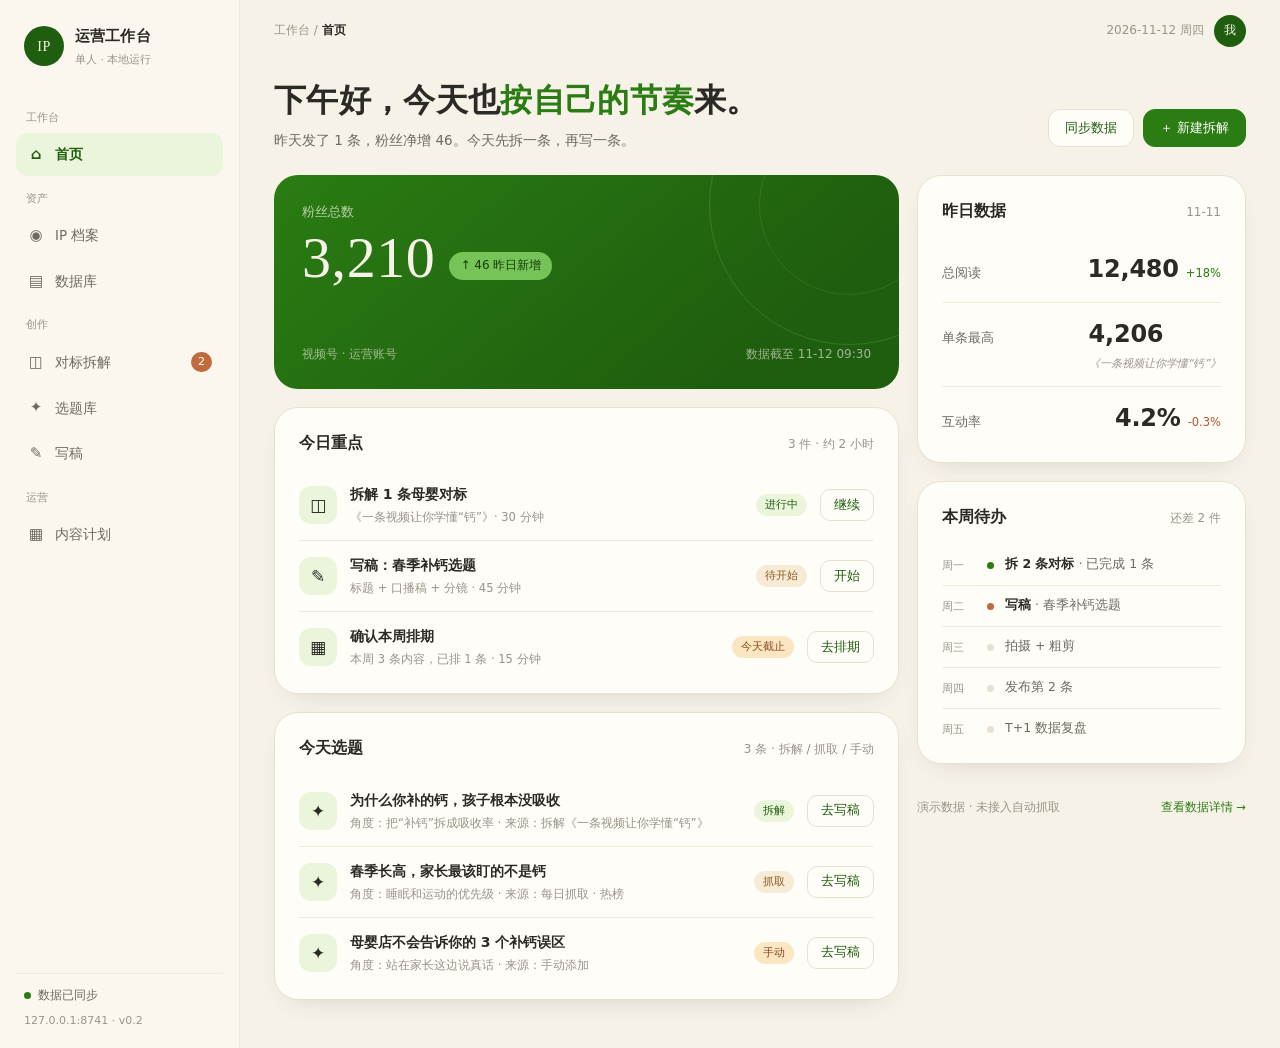
<file: design/home-v2.html>
<!DOCTYPE html>
<html lang="zh-CN">
<head>
<meta charset="utf-8" />
<meta name="viewport" content="width=device-width, initial-scale=1" />
<title>IP 运营工作台 · 首页设计稿</title>
<style>
  :root {
    --bg: #F7F2E8;
    --bg-soft: #FBF7EE;
    --surface: #FFFDF8;
    --surface-2: #FBE6C2;
    --ink: #2B2A26;
    --ink-soft: #6F6A60;
    --muted: #9A9488;
    --line: #E8E0D2;
    --line-soft: #F0EADD;
    --green: #2A7C13;
    --green-deep: #1F5E0E;
    --green-soft: #EAF5DC;
    --green-bright: #76C457;
    --coral: #C06A3E;
    --coral-soft: #FBE6C2;
    --gold: #C98A3E;
    --red: #B4552F;
    --radius-lg: 24px;
    --radius-md: 16px;
    --radius-sm: 10px;
    --shadow: 0 10px 30px -18px rgba(46, 60, 50, .28);
    --font-ui: "Inter", "PingFang SC", "Microsoft YaHei", "Segoe UI", system-ui, sans-serif;
    --font-serif: "Source Han Serif SC", "Noto Serif SC", "Songti SC", "STZhongsong", "SimSun", Georgia, serif;
  }
  * { box-sizing: border-box; }
  body {
    margin: 0;
    background: var(--bg);
    color: var(--ink);
    font-family: var(--font-ui);
    font-size: 14px;
    line-height: 1.65;
    -webkit-font-smoothing: antialiased;
  }
  .shell { display: grid; grid-template-columns: 240px minmax(0, 1fr); min-height: 100vh; }

  /* rail */
  .rail {
    background: var(--bg-soft);
    border-right: 1px solid var(--line-soft);
    padding: 22px 16px 18px;
    display: flex; flex-direction: column;
  }
  .brand { display: flex; align-items: center; gap: 11px; padding: 2px 8px 26px; }
  .brand-mark {
    width: 40px; height: 40px; border-radius: 50%;
    background: var(--green-deep); color: #F7F2E8;
    display: grid; place-items: center;
    font-family: var(--font-serif); font-size: 14px; letter-spacing: .04em;
  }
  .brand-text strong { display: block; font-size: 15px; font-weight: 700; letter-spacing: .01em; }
  .brand-text span { display: block; font-size: 11px; color: var(--muted); margin-top: 2px; }

  .nav { flex: 1; }
  .nav-label { font-size: 11px; color: var(--muted); padding: 0 10px 6px; margin-top: 14px; }
  .nav-item {
    display: flex; align-items: center; gap: 10px;
    padding: 9px 11px; margin-bottom: 3px;
    border-radius: 12px; color: var(--ink-soft); font-size: 13.5px;
  }
  .nav-item .ico { width: 18px; text-align: center; font-size: 15px; }
  .nav-item.active { background: var(--green-soft); color: var(--green-deep); font-weight: 700; }
  .nav-item .badge {
    margin-left: auto; font-size: 11px; background: var(--coral); color: #fff;
    border-radius: 20px; padding: 1px 7px;
  }
  .rail-foot { border-top: 1px solid var(--line-soft); padding: 12px 8px 0; }
  .mode { display: flex; align-items: center; gap: 7px; font-size: 12px; color: var(--ink-soft); }
  .dot { width: 7px; height: 7px; border-radius: 50%; background: var(--green); }
  .rail-meta { font-size: 11px; color: var(--muted); margin-top: 6px; }

  /* main */
  .main { min-width: 0; }
  .topbar {
    height: 62px; display: flex; align-items: center; justify-content: space-between;
    padding: 0 34px;
  }
  .crumb { font-size: 12px; color: var(--muted); }
  .crumb b { color: var(--ink); font-weight: 600; }
  .top-right { display: flex; align-items: center; gap: 10px; }
  .date { font-size: 12px; color: var(--muted); }
  .avatar {
    width: 32px; height: 32px; border-radius: 50%; background: var(--green-deep);
    color: #F7F2E8; display: grid; place-items: center; font-size: 12px;
  }
  .content { padding: 8px 34px 48px; max-width: 1280px; }

  .home-head { display: flex; align-items: flex-end; justify-content: space-between; gap: 24px; margin: 10px 0 24px; }
  .greeting {
    font-family: var(--font-serif); font-size: 32px; font-weight: 700;
    letter-spacing: .01em; line-height: 1.3; margin: 0;
  }
  .greeting em { font-style: normal; color: var(--green); }
  .sub { margin: 7px 0 0; color: var(--ink-soft); font-size: 13.5px; }
  .head-actions { display: flex; gap: 9px; padding-bottom: 4px; }

  .btn {
    height: 38px; padding: 0 16px; border-radius: 12px; border: 1px solid var(--line);
    background: var(--surface); color: var(--green-deep); font-size: 13px; font-family: inherit;
    display: inline-flex; align-items: center; gap: 6px;
  }
  .btn-primary { background: var(--green); border-color: var(--green); color: #fff; }

  .home-grid { display: grid; grid-template-columns: minmax(0, 1.9fr) minmax(0, 1fr); gap: 18px; }
  .col { display: flex; flex-direction: column; gap: 18px; }

  .card {
    background: var(--surface); border: 1px solid var(--line);
    border-radius: var(--radius-lg); box-shadow: var(--shadow); padding: 22px 24px;
  }
  .card-head { display: flex; align-items: baseline; justify-content: space-between; margin-bottom: 14px; }
  .card-head h2 { font-size: 16px; font-weight: 700; margin: 0; }
  .card-head .note { font-size: 12px; color: var(--muted); }

  /* hero */
  .hero {
    position: relative; overflow: hidden;
    background: linear-gradient(140deg, #2A7C13 0%, #1F5E0E 78%);
    color: #F7F2E8; border-radius: var(--radius-lg); padding: 26px 28px 24px;
    min-height: 214px; display: flex; flex-direction: column; justify-content: space-between;
  }
  .hero-label { font-size: 13px; color: rgba(247, 242, 232, .72); }
  .hero-mid { display: flex; align-items: flex-end; gap: 14px; margin-top: 6px; }
  .hero-number { font-family: var(--font-serif); font-size: 58px; line-height: 1.05; letter-spacing: .01em; }
  .hero-delta {
    display: inline-flex; align-items: center; gap: 5px;
    background: var(--green-bright); color: #173B0B; font-size: 12px;
    border-radius: 20px; padding: 4px 11px; margin-bottom: 9px;
  }
  .hero-foot { display: flex; justify-content: space-between; align-items: center; font-size: 12px; color: rgba(247,242,232,.6); margin-top: 16px; }
  .hero-ring, .hero-ring-2 {
    position: absolute; border-radius: 50%; border: 1px solid rgba(247,242,232,.13);
    pointer-events: none;
  }
  .hero-ring { width: 280px; height: 280px; right: -90px; top: -110px; }
  .hero-ring-2 { width: 180px; height: 180px; right: -40px; top: -60px; border-color: rgba(247,242,232,.09); }

  /* metrics */
  .metric { display: flex; align-items: baseline; justify-content: space-between; padding: 12px 0; border-bottom: 1px solid var(--line-soft); }
  .metric:last-child { border-bottom: 0; padding-bottom: 2px; }
  .metric-label { font-size: 12.5px; color: var(--ink-soft); }
  .metric-value { font-size: 24px; font-weight: 700; letter-spacing: -.01em; }
  .metric-delta { font-size: 11.5px; color: var(--green); margin-left: 7px; }
  .metric-delta.down { color: var(--red); }
  .metric-sub { display: block; font-size: 11px; color: var(--muted); margin-top: 1px; text-align: right; }

  /* focus list */
  .focus { list-style: none; margin: 0; padding: 0; }
  .focus li { display: flex; align-items: center; gap: 13px; padding: 13px 0; border-bottom: 1px solid var(--line-soft); }
  .focus li:last-child { border-bottom: 0; padding-bottom: 2px; }
  .focus-ico {
    width: 38px; height: 38px; border-radius: 12px; background: var(--green-soft);
    display: grid; place-items: center; font-size: 17px; flex: 0 0 38px;
  }
  .focus-main { flex: 1; min-width: 0; }
  .focus-title { font-size: 14px; font-weight: 600; }
  .focus-meta { font-size: 11.5px; color: var(--muted); margin-top: 2px; }
  .focus .btn { height: 32px; padding: 0 13px; border-radius: 10px; font-size: 12.5px; flex: 0 0 auto; }
  .tag { display: inline-flex; align-items: center; font-size: 11px; border-radius: 20px; padding: 2px 9px; }
  .tag.green { background: var(--green-soft); color: var(--green-deep); }
  .tag.coral { background: var(--coral-soft); color: #8A4A1E; }
  .tag.gold { background: #F7EBD8; color: #8A5A16; }

  /* week */
  .week { list-style: none; margin: 0; padding: 0; }
  .week li { display: flex; align-items: flex-start; gap: 11px; padding: 10px 0; border-bottom: 1px solid var(--line-soft); }
  .week li:last-child { border-bottom: 0; padding-bottom: 2px; }
  .week-day { width: 34px; flex: 0 0 34px; font-size: 11px; color: var(--muted); padding-top: 2px; }
  .week-dot { width: 7px; height: 7px; border-radius: 50%; margin-top: 7px; flex: 0 0 7px; background: var(--line); }
  .week-dot.on { background: var(--green); }
  .week-dot.hot { background: #C06A3E; }
  .week-text { font-size: 12.5px; color: var(--ink-soft); line-height: 1.5; }
  .week-text b { color: var(--ink); font-weight: 600; }

  .footnote { margin-top: 16px; font-size: 11.5px; color: var(--muted); display: flex; justify-content: space-between; }
  .footnote a { color: var(--green); text-decoration: none; }
</style>
</head>
<body>
<div class="shell">
  <aside class="rail">
    <div class="brand">
      <div class="brand-mark">IP</div>
      <div class="brand-text">
        <strong>运营工作台</strong>
        <span>单人 · 本地运行</span>
      </div>
    </div>

    <nav class="nav">
      <div class="nav-label">工作台</div>
      <div class="nav-item active"><span class="ico">⌂</span>首页</div>

      <div class="nav-label">资产</div>
      <div class="nav-item"><span class="ico">◉</span>IP 档案</div>
      <div class="nav-item"><span class="ico">▤</span>数据库</div>

      <div class="nav-label">创作</div>
      <div class="nav-item"><span class="ico">◫</span>对标拆解<span class="badge">2</span></div>
      <div class="nav-item"><span class="ico">✦</span>选题库</div>
      <div class="nav-item"><span class="ico">✎</span>写稿</div>

      <div class="nav-label">运营</div>
      <div class="nav-item"><span class="ico">▦</span>内容计划</div>
    </nav>

    <div class="rail-foot">
      <div class="mode"><span class="dot"></span>数据已同步</div>
      <div class="rail-meta">127.0.0.1:8741 · v0.2</div>
    </div>
  </aside>

  <main class="main">
    <div class="topbar">
      <div class="crumb">工作台 / <b>首页</b></div>
      <div class="top-right">
        <span class="date">2026-11-12 周四</span>
        <div class="avatar">我</div>
      </div>
    </div>

    <div class="content">
      <header class="home-head">
        <div>
          <h1 class="greeting">下午好，今天也<em>按自己的节奏</em>来。</h1>
          <p class="sub">昨天发了 1 条，粉丝净增 46。今天先拆一条，再写一条。</p>
        </div>
        <div class="head-actions">
          <button class="btn">同步数据</button>
          <button class="btn btn-primary">＋ 新建拆解</button>
        </div>
      </header>

      <div class="home-grid">
        <div class="col">
          <section class="hero">
            <div class="hero-ring"></div>
            <div class="hero-ring-2"></div>
            <div>
              <div class="hero-label">粉丝总数</div>
              <div class="hero-mid">
                <div class="hero-number">3,210</div>
                <span class="hero-delta">↑ 46 昨日新增</span>
              </div>
            </div>
            <div class="hero-foot">
              <span>视频号 · 运营账号</span>
              <span>数据截至 11-12 09:30</span>
            </div>
          </section>

          <section class="card">
            <div class="card-head">
              <h2>今日重点</h2>
              <span class="note">3 件 · 约 2 小时</span>
            </div>
            <ul class="focus">
              <li>
                <div class="focus-ico">◫</div>
                <div class="focus-main">
                  <div class="focus-title">拆解 1 条母婴对标</div>
                  <div class="focus-meta">《一条视频让你学懂“钙”》· 30 分钟</div>
                </div>
                <span class="tag green">进行中</span>
                <button class="btn">继续</button>
              </li>
              <li>
                <div class="focus-ico">✎</div>
                <div class="focus-main">
                  <div class="focus-title">写稿：春季补钙选题</div>
                  <div class="focus-meta">标题 + 口播稿 + 分镜 · 45 分钟</div>
                </div>
                <span class="tag gold">待开始</span>
                <button class="btn">开始</button>
              </li>
              <li>
                <div class="focus-ico">▦</div>
                <div class="focus-main">
                  <div class="focus-title">确认本周排期</div>
                  <div class="focus-meta">本周 3 条内容，已排 1 条 · 15 分钟</div>
                </div>
                <span class="tag coral">今天截止</span>
                <button class="btn">去排期</button>
              </li>
            </ul>
          </section>

          <section class="card">
            <div class="card-head">
              <h2>今天选题</h2>
              <span class="note">3 条 · 拆解 / 抓取 / 手动</span>
            </div>
            <ul class="focus">
              <li>
                <div class="focus-ico">✦</div>
                <div class="focus-main">
                  <div class="focus-title">为什么你补的钙，孩子根本没吸收</div>
                  <div class="focus-meta">角度：把“补钙”拆成吸收率 · 来源：拆解《一条视频让你学懂“钙”》</div>
                </div>
                <span class="tag green">拆解</span>
                <button class="btn">去写稿</button>
              </li>
              <li>
                <div class="focus-ico">✦</div>
                <div class="focus-main">
                  <div class="focus-title">春季长高，家长最该盯的不是钙</div>
                  <div class="focus-meta">角度：睡眠和运动的优先级 · 来源：每日抓取 · 热榜</div>
                </div>
                <span class="tag gold">抓取</span>
                <button class="btn">去写稿</button>
              </li>
              <li>
                <div class="focus-ico">✦</div>
                <div class="focus-main">
                  <div class="focus-title">母婴店不会告诉你的 3 个补钙误区</div>
                  <div class="focus-meta">角度：站在家长这边说真话 · 来源：手动添加</div>
                </div>
                <span class="tag coral">手动</span>
                <button class="btn">去写稿</button>
              </li>
            </ul>
          </section>
        </div>

        <div class="col">
          <section class="card">
            <div class="card-head">
              <h2>昨日数据</h2>
              <span class="note">11-11</span>
            </div>
            <div class="metric">
              <span class="metric-label">总阅读</span>
              <span><span class="metric-value">12,480</span><span class="metric-delta">+18%</span></span>
            </div>
            <div class="metric">
              <span class="metric-label">单条最高</span>
              <span><span class="metric-value">4,206</span><em class="metric-sub">《一条视频让你学懂“钙”》</em></span>
            </div>
            <div class="metric">
              <span class="metric-label">互动率</span>
              <span><span class="metric-value">4.2%</span><span class="metric-delta down">-0.3%</span></span>
            </div>
          </section>

          <section class="card">
            <div class="card-head">
              <h2>本周待办</h2>
              <span class="note">还差 2 件</span>
            </div>
            <ul class="week">
              <li><span class="week-day">周一</span><span class="week-dot on"></span><span class="week-text"><b>拆 2 条对标</b> · 已完成 1 条</span></li>
              <li><span class="week-day">周二</span><span class="week-dot hot"></span><span class="week-text"><b>写稿</b> · 春季补钙选题</span></li>
              <li><span class="week-day">周三</span><span class="week-dot"></span><span class="week-text">拍摄 + 粗剪</span></li>
              <li><span class="week-day">周四</span><span class="week-dot"></span><span class="week-text">发布第 2 条</span></li>
              <li><span class="week-day">周五</span><span class="week-dot"></span><span class="week-text">T+1 数据复盘</span></li>
            </ul>
          </section>

          <div class="footnote">
            <span>演示数据 · 未接入自动抓取</span>
            <a href="#">查看数据详情 →</a>
          </div>
        </div>
      </div>
    </div>
  </main>
</div>
</body>
</html>
</file>
